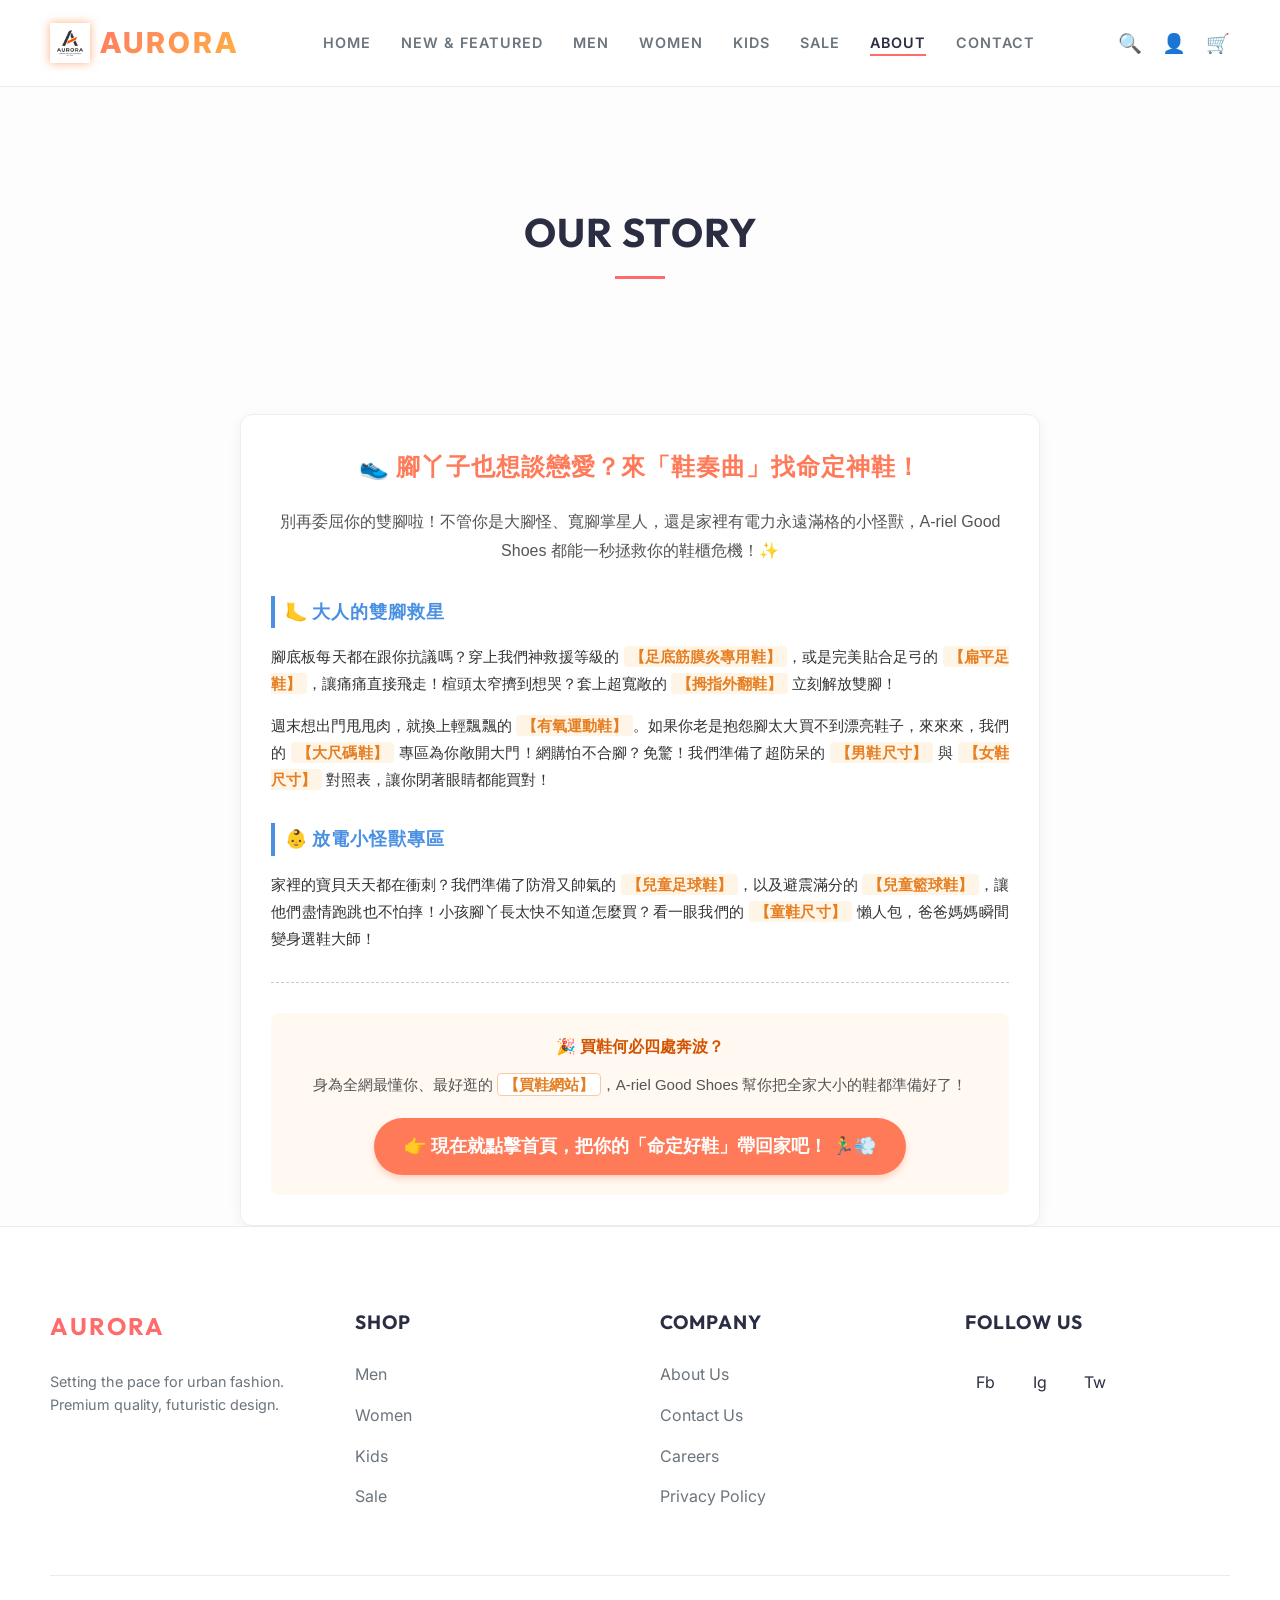
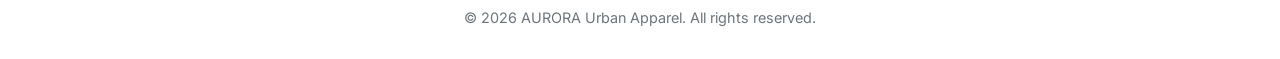
<file: about.html>
<!DOCTYPE html>
<html lang="en">
<head>
    <meta charset="UTF-8">
    <meta name="viewport" content="width=device-width, initial-scale=1.0">
    <title>About Us | AURORA</title>
    <meta name="description" content="Learn more about AURORA, the brand redefining urban footwear.">
    <link href="https://fonts.googleapis.com/css2?family=Inter:wght@400;600&family=Outfit:wght@700;800&display=swap" rel="stylesheet">
    <link rel="stylesheet" href="css/style.css">
</head>
<body>
    <!-- Header -->
    <header>
        <a href="index.html" class="logo">
            <img src="assets/images/logo.png" alt="AURORA Logo" onerror="this.src=''; this.alt='AURORA'">
            AURORA
        </a>
        <nav>
            <ul>
                <li><a href="index.html">Home</a></li>
                <li><a href="new.html">New & Featured</a></li>
                <li><a href="mens.html">Men</a></li>
                <li><a href="womens.html">Women</a></li>
                <li><a href="kids.html">Kids</a></li>
                <li><a href="sale.html">Sale</a></li>
                <li><a href="about.html" class="active">About</a></li>
                <li><a href="contact.html">Contact</a></li>
            </ul>
        </nav>
        <div class="header-actions">
            <button class="icon-btn">🔍</button>
            <button class="icon-btn">👤</button>
            <button class="icon-btn">🛒</button>
        </div>
    </header>

    <div style="height: 100px;"></div>

    <section class="section-padding" style="max-width: 800px; margin: 0 auto; text-align: center;">
        <h1 class="section-title">Our Story</h1>

    </section>

    <div style="font-family: 'Helvetica Neue', Helvetica, Arial, '微軟正黑體', sans-serif; line-height: 1.8; color: #333333; max-width: 800px; margin: 0 auto; padding: 30px; border: 1px solid #eeeeee; border-radius: 12px; background-color: #ffffff; box-shadow: 0 4px 15px rgba(0,0,0,0.05);">

  <h2 style="color: #FF7A59; text-align: center; font-size: 24px; margin-bottom: 20px; font-weight: bold;">
    👟 腳丫子也想談戀愛？來「鞋奏曲」找命定神鞋！
  </h2>

  <p style="font-size: 16px; text-align: center; margin-bottom: 30px; color: #555555;">
    別再委屈你的雙腳啦！不管你是大腳怪、寬腳掌星人，還是家裡有電力永遠滿格的小怪獸，A-riel Good Shoes 都能一秒拯救你的鞋櫃危機！✨
  </p>

  <h3 style="color: #4A90E2; font-size: 18px; margin-top: 0; margin-bottom: 15px; border-left: 4px solid #4A90E2; padding-left: 10px;">
    🦶 大人的雙腳救星
  </h3>
  
  <p style="font-size: 15px; margin-bottom: 15px; text-align: justify;">
    腳底板每天都在跟你抗議嗎？穿上我們神救援等級的 <span style="color: #E67E22; font-weight: bold; background-color: #FEF5E7; padding: 2px 6px; border-radius: 4px;">【足底筋膜炎專用鞋】</span>，或是完美貼合足弓的 <span style="color: #E67E22; font-weight: bold; background-color: #FEF5E7; padding: 2px 6px; border-radius: 4px;">【扁平足鞋】</span>，讓痛痛直接飛走！楦頭太窄擠到想哭？套上超寬敞的 <span style="color: #E67E22; font-weight: bold; background-color: #FEF5E7; padding: 2px 6px; border-radius: 4px;">【拇指外翻鞋】</span> 立刻解放雙腳！
  </p>

  <p style="font-size: 15px; margin-bottom: 30px; text-align: justify;">
    週末想出門甩甩肉，就換上輕飄飄的 <span style="color: #E67E22; font-weight: bold; background-color: #FEF5E7; padding: 2px 6px; border-radius: 4px;">【有氧運動鞋】</span>。如果你老是抱怨腳太大買不到漂亮鞋子，來來來，我們的 <span style="color: #E67E22; font-weight: bold; background-color: #FEF5E7; padding: 2px 6px; border-radius: 4px;">【大尺碼鞋】</span> 專區為你敞開大門！網購怕不合腳？免驚！我們準備了超防呆的 <span style="color: #E67E22; font-weight: bold; background-color: #FEF5E7; padding: 2px 6px; border-radius: 4px;">【男鞋尺寸】</span> 與 <span style="color: #E67E22; font-weight: bold; background-color: #FEF5E7; padding: 2px 6px; border-radius: 4px;">【女鞋尺寸】</span> 對照表，讓你閉著眼睛都能買對！
  </p>

  <h3 style="color: #4A90E2; font-size: 18px; margin-top: 0; margin-bottom: 15px; border-left: 4px solid #4A90E2; padding-left: 10px;">
    👶 放電小怪獸專區
  </h3>
  
  <p style="font-size: 15px; margin-bottom: 30px; text-align: justify;">
    家裡的寶貝天天都在衝刺？我們準備了防滑又帥氣的 <span style="color: #E67E22; font-weight: bold; background-color: #FEF5E7; padding: 2px 6px; border-radius: 4px;">【兒童足球鞋】</span>，以及避震滿分的 <span style="color: #E67E22; font-weight: bold; background-color: #FEF5E7; padding: 2px 6px; border-radius: 4px;">【兒童籃球鞋】</span>，讓他們盡情跑跳也不怕摔！小孩腳丫長太快不知道怎麼買？看一眼我們的 <span style="color: #E67E22; font-weight: bold; background-color: #FEF5E7; padding: 2px 6px; border-radius: 4px;">【童鞋尺寸】</span> 懶人包，爸爸媽媽瞬間變身選鞋大師！
  </p>

  <hr style="border: 0; border-top: 1px dashed #CCCCCC; margin: 30px 0;">

  <div style="background-color: #FFF9F2; padding: 20px; border-radius: 8px; text-align: center;">
    <p style="font-size: 16px; font-weight: bold; color: #D35400; margin-top: 0; margin-bottom: 10px;">
      🎉 買鞋何必四處奔波？
    </p>
    <p style="font-size: 15px; margin-bottom: 20px; color: #555555;">
      身為全網最懂你、最好逛的 <span style="color: #E67E22; font-weight: bold; background-color: #ffffff; padding: 2px 6px; border-radius: 4px; border: 1px solid #F5CBA7;">【買鞋網站】</span>，A-riel Good Shoes 幫你把全家大小的鞋都準備好了！
    </p>
    
    <a href="#" style="display: inline-block; background-color: #FF7A59; color: #FFFFFF; font-size: 18px; font-weight: bold; text-decoration: none; padding: 12px 30px; border-radius: 30px; box-shadow: 0 4px 6px rgba(255, 122, 89, 0.3); transition: all 0.3s ease;">
      👉 現在就點擊首頁，把你的「命定好鞋」帶回家吧！ 🏃‍♂️💨
    </a>
  </div>

</div>

    <!-- Footer -->
    <footer>
        <div class="footer-grid">
            <div class="footer-col">
                <h4 style="font-size: 1.5rem; letter-spacing: 2px; color: var(--primary-color);">AURORA</h4>
                <p style="color: var(--text-secondary); font-size: 0.9rem; margin-top: 15px;">Setting the pace for urban fashion. Premium quality, futuristic design.</p>
            </div>
            <div class="footer-col">
                <h4>Shop</h4>
                <ul>
                    <li><a href="mens.html">Men</a></li>
                    <li><a href="womens.html">Women</a></li>
                    <li><a href="kids.html">Kids</a></li>
                    <li><a href="sale.html">Sale</a></li>
                </ul>
            </div>
            <div class="footer-col">
                <h4>Company</h4>
                <ul>
                    <li><a href="about.html">About Us</a></li>
                    <li><a href="contact.html">Contact Us</a></li>
                    <li><a href="#">Careers</a></li>
                    <li><a href="#">Privacy Policy</a></li>
                </ul>
            </div>
            <div class="footer-col">
                <h4>Follow Us</h4>
                <div class="social-links">
                    <a href="#">Fb</a>
                    <a href="#">Ig</a>
                    <a href="#">Tw</a>
                </div>
            </div>
        </div>
        <div class="footer-bottom">
            <p>&copy; 2026 AURORA Urban Apparel. All rights reserved.</p>
        </div>
    </footer>

    <script src="js/main.js"></script>
</body>
</html>
</file>
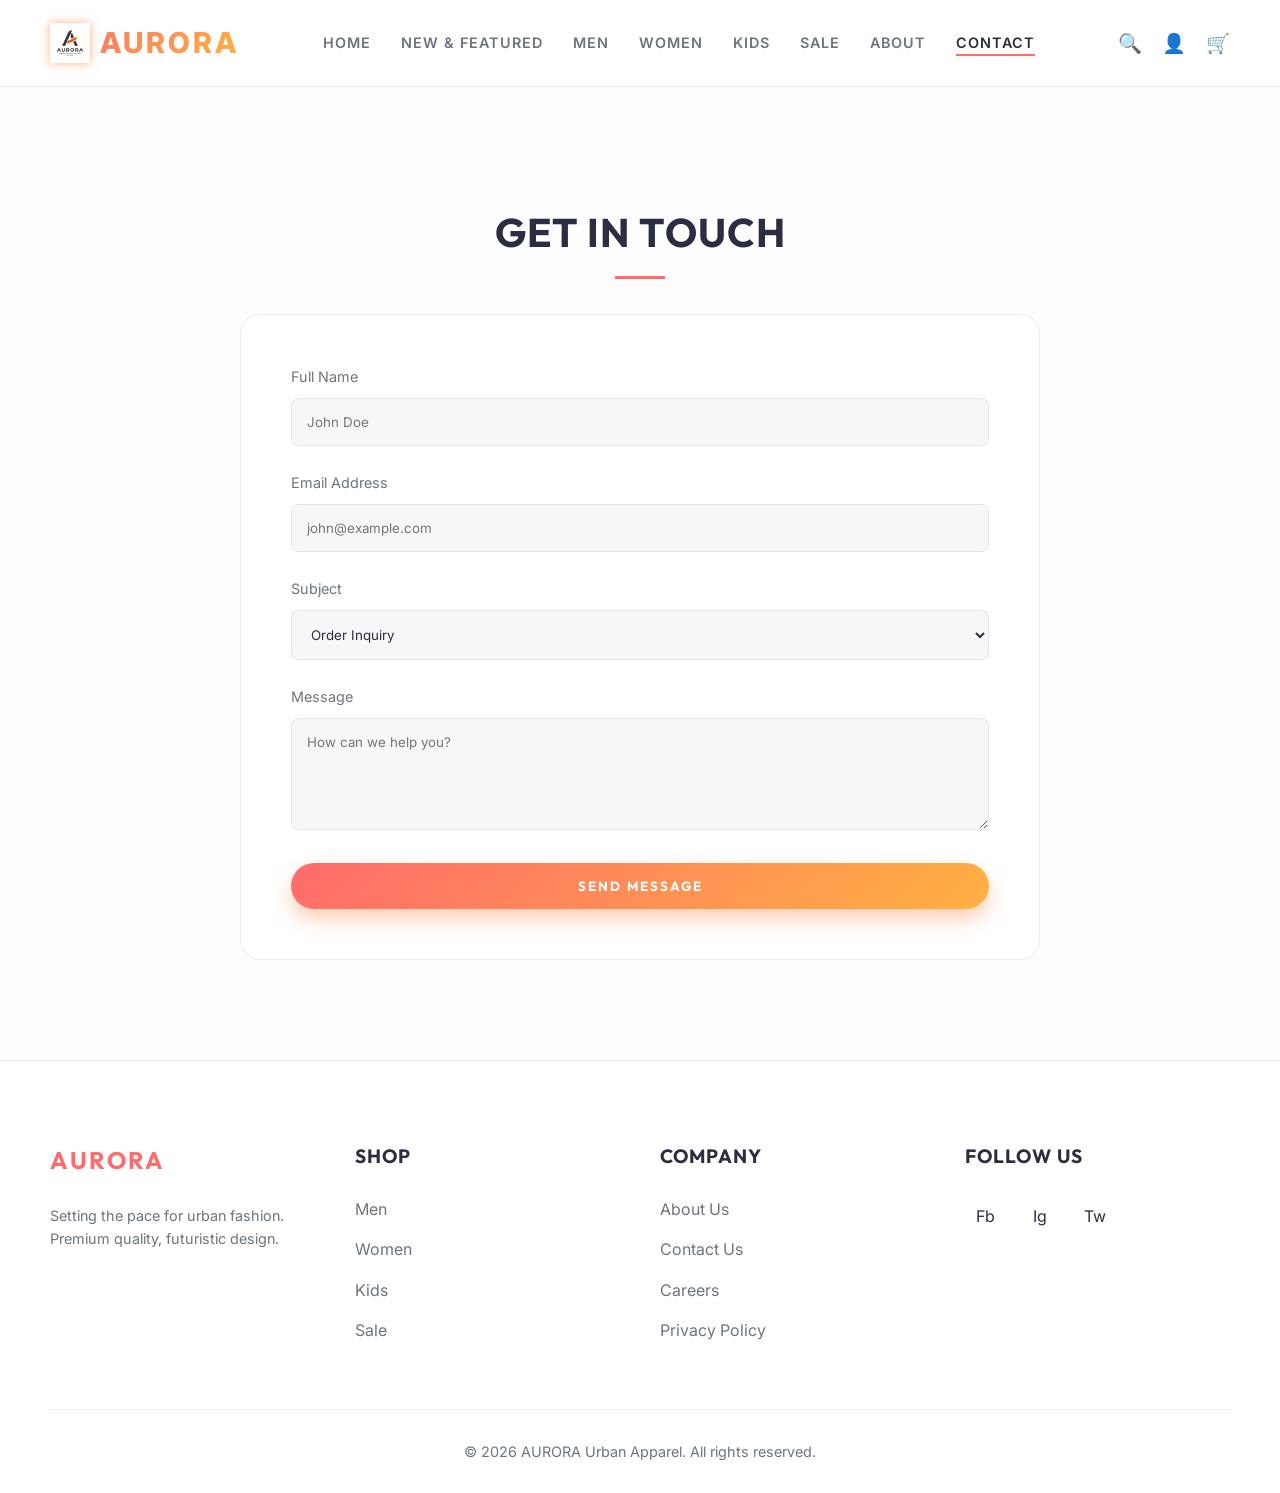
<file: contact.html>
<!DOCTYPE html>
<html lang="en">
<head>
    <meta charset="UTF-8">
    <meta name="viewport" content="width=device-width, initial-scale=1.0">
    <title>Contact Us | AURORA</title>
    <meta name="description" content="Get in touch with AURORA customer support.">
    <link href="https://fonts.googleapis.com/css2?family=Inter:wght@400;600&family=Outfit:wght@700;800&display=swap" rel="stylesheet">
    <link rel="stylesheet" href="css/style.css">
</head>
<body>
    <!-- Header -->
    <header>
        <a href="index.html" class="logo">
            <img src="assets/images/logo.png" alt="AURORA Logo" onerror="this.src=''; this.alt='AURORA'">
            AURORA
        </a>
        <nav>
            <ul>
                <li><a href="index.html">Home</a></li>
                <li><a href="new.html">New & Featured</a></li>
                <li><a href="mens.html">Men</a></li>
                <li><a href="womens.html">Women</a></li>
                <li><a href="kids.html">Kids</a></li>
                <li><a href="sale.html">Sale</a></li>
                <li><a href="about.html">About</a></li>
                <li><a href="contact.html" class="active">Contact</a></li>
            </ul>
        </nav>
        <div class="header-actions">
            <button class="icon-btn">🔍</button>
            <button class="icon-btn">👤</button>
            <button class="icon-btn">🛒</button>
        </div>
    </header>

    <div style="height: 100px;"></div>

    <section class="section-padding">
        <h1 class="section-title">Get in Touch</h1>
        
        <div class="contact-container">
            <form action="#" method="POST" onsubmit="event.preventDefault(); alert('Message sent! Thank you for contacting AURORA.');">
                <div class="form-group">
                    <label for="name">Full Name</label>
                    <input type="text" id="name" class="form-control" required placeholder="John Doe">
                </div>
                <div class="form-group">
                    <label for="email">Email Address</label>
                    <input type="email" id="email" class="form-control" required placeholder="john@example.com">
                </div>
                <div class="form-group">
                    <label for="subject">Subject</label>
                    <select id="subject" class="form-control">
                        <option>Order Inquiry</option>
                        <option>Returns & Exchanges</option>
                        <option>General Question</option>
                    </select>
                </div>
                <div class="form-group">
                    <label for="message">Message</label>
                    <textarea id="message" class="form-control" rows="5" required placeholder="How can we help you?"></textarea>
                </div>
                <button type="submit" class="btn btn-primary" style="width: 100%;">SEND MESSAGE</button>
            </form>
        </div>
    </section>

    <!-- Footer -->
    <footer>
        <div class="footer-grid">
            <div class="footer-col">
                <h4 style="font-size: 1.5rem; letter-spacing: 2px; color: var(--primary-color);">AURORA</h4>
                <p style="color: var(--text-secondary); font-size: 0.9rem; margin-top: 15px;">Setting the pace for urban fashion. Premium quality, futuristic design.</p>
            </div>
            <div class="footer-col">
                <h4>Shop</h4>
                <ul>
                    <li><a href="mens.html">Men</a></li>
                    <li><a href="womens.html">Women</a></li>
                    <li><a href="kids.html">Kids</a></li>
                    <li><a href="sale.html">Sale</a></li>
                </ul>
            </div>
            <div class="footer-col">
                <h4>Company</h4>
                <ul>
                    <li><a href="about.html">About Us</a></li>
                    <li><a href="contact.html">Contact Us</a></li>
                    <li><a href="#">Careers</a></li>
                    <li><a href="#">Privacy Policy</a></li>
                </ul>
            </div>
            <div class="footer-col">
                <h4>Follow Us</h4>
                <div class="social-links">
                    <a href="#">Fb</a>
                    <a href="#">Ig</a>
                    <a href="#">Tw</a>
                </div>
            </div>
        </div>
        <div class="footer-bottom">
            <p>&copy; 2026 AURORA Urban Apparel. All rights reserved.</p>
        </div>
    </footer>

    <script src="js/main.js"></script>
</body>
</html>
</file>
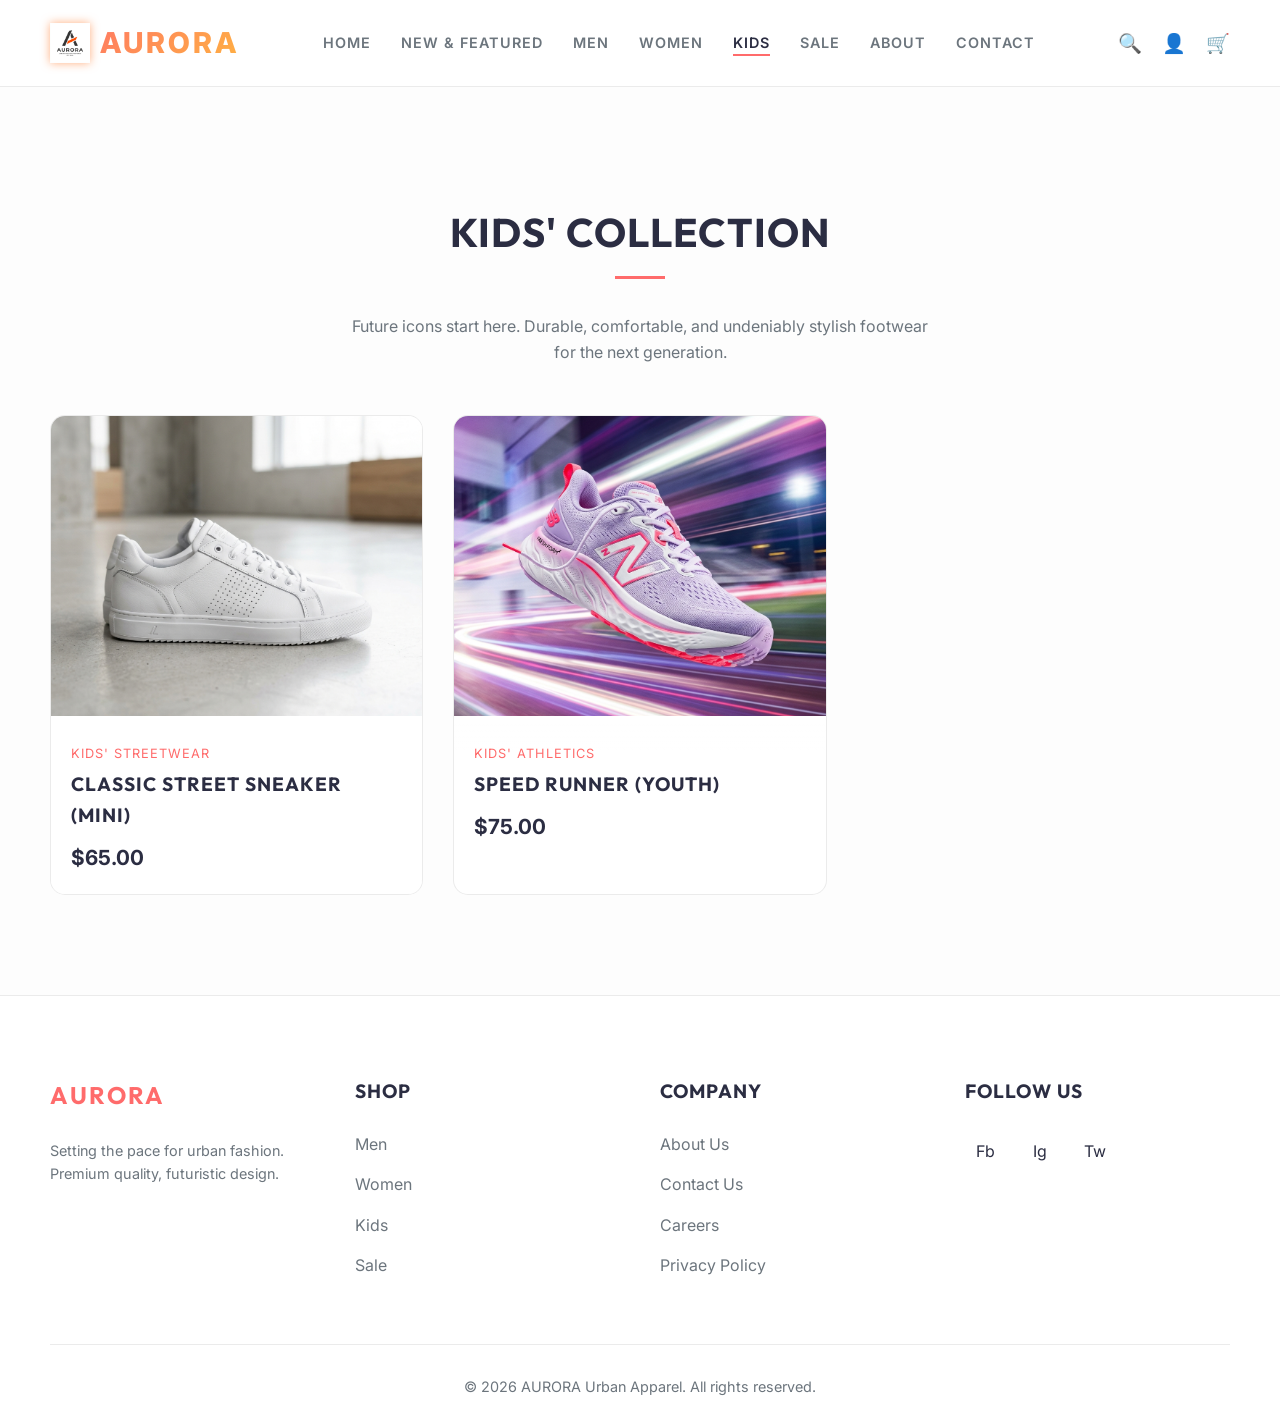
<file: kids.html>
<!DOCTYPE html>
<html lang="en">
<head>
    <meta charset="UTF-8">
    <meta name="viewport" content="width=device-width, initial-scale=1.0">
    <title>Kids' Collection | AURORA</title>
    <meta name="description" content="Shop the latest kids' urban footwear and apparel at AURORA.">
    <link href="https://fonts.googleapis.com/css2?family=Inter:wght@400;600&family=Outfit:wght@700;800&display=swap" rel="stylesheet">
    <link rel="stylesheet" href="css/style.css">
</head>
<body>
    <!-- Header -->
    <header>
        <a href="index.html" class="logo">
            <img src="assets/images/logo.png" alt="AURORA Logo" onerror="this.src=''; this.alt='AURORA'">
            AURORA
        </a>
        <nav>
            <ul>
                <li><a href="index.html">Home</a></li>
                <li><a href="new.html">New & Featured</a></li>
                <li><a href="mens.html">Men</a></li>
                <li><a href="womens.html">Women</a></li>
                <li><a href="kids.html" class="active">Kids</a></li>
                <li><a href="sale.html">Sale</a></li>
                <li><a href="about.html">About</a></li>
                <li><a href="contact.html">Contact</a></li>
            </ul>
        </nav>
        <div class="header-actions">
            <button class="icon-btn">🔍</button>
            <button class="icon-btn">👤</button>
            <button class="icon-btn">🛒</button>
        </div>
    </header>

    <div style="height: 100px;"></div>

    <section class="section-padding">
        <h1 class="section-title">Kids' Collection</h1>
        <p style="text-align: center; color: var(--text-secondary); margin-bottom: 50px; max-width: 600px; margin-left: auto; margin-right: auto;">
            Future icons start here. Durable, comfortable, and undeniably stylish footwear for the next generation.
        </p>
        
        <div class="product-grid">
            <!-- Reusing Men's shoe 4 for kids mini version -->
            <div class="product-card">
                <a href="product.html">
                    <img src="assets/images/men_shoe_4.png" alt="Classic Street Sneaker Mini" class="product-image">
                </a>
                <div class="product-info">
                    <p class="product-category">Kids' Streetwear</p>
                    <h3 class="product-name">Classic Street Sneaker (Mini)</h3>
                    <p class="product-price">$65.00</p>
                </div>
                <button class="add-to-cart-btn">ADD TO CART</button>
            </div>
            <!-- Reusing Women's shoe 1 for girls -->
            <div class="product-card">
                <a href="product.html">
                    <img src="assets/images/women_shoe_1.png" alt="Aura Speed Runner Kids" class="product-image">
                </a>
                <div class="product-info">
                    <p class="product-category">Kids' Athletics</p>
                    <h3 class="product-name">Speed Runner (Youth)</h3>
                    <p class="product-price">$75.00</p>
                </div>
                <button class="add-to-cart-btn">ADD TO CART</button>
            </div>
        </div>
    </section>

    <!-- Footer -->
    <footer>
        <div class="footer-grid">
            <div class="footer-col">
                <h4 style="font-size: 1.5rem; letter-spacing: 2px; color: var(--primary-color);">AURORA</h4>
                <p style="color: var(--text-secondary); font-size: 0.9rem; margin-top: 15px;">Setting the pace for urban fashion. Premium quality, futuristic design.</p>
            </div>
            <div class="footer-col">
                <h4>Shop</h4>
                <ul>
                    <li><a href="mens.html">Men</a></li>
                    <li><a href="womens.html">Women</a></li>
                    <li><a href="kids.html">Kids</a></li>
                    <li><a href="sale.html">Sale</a></li>
                </ul>
            </div>
            <div class="footer-col">
                <h4>Company</h4>
                <ul>
                    <li><a href="about.html">About Us</a></li>
                    <li><a href="contact.html">Contact Us</a></li>
                    <li><a href="#">Careers</a></li>
                    <li><a href="#">Privacy Policy</a></li>
                </ul>
            </div>
            <div class="footer-col">
                <h4>Follow Us</h4>
                <div class="social-links">
                    <a href="#">Fb</a>
                    <a href="#">Ig</a>
                    <a href="#">Tw</a>
                </div>
            </div>
        </div>
        <div class="footer-bottom">
            <p>&copy; 2026 AURORA Urban Apparel. All rights reserved.</p>
        </div>
    </footer>

    <script src="js/main.js"></script>
</body>
</html>
</file>
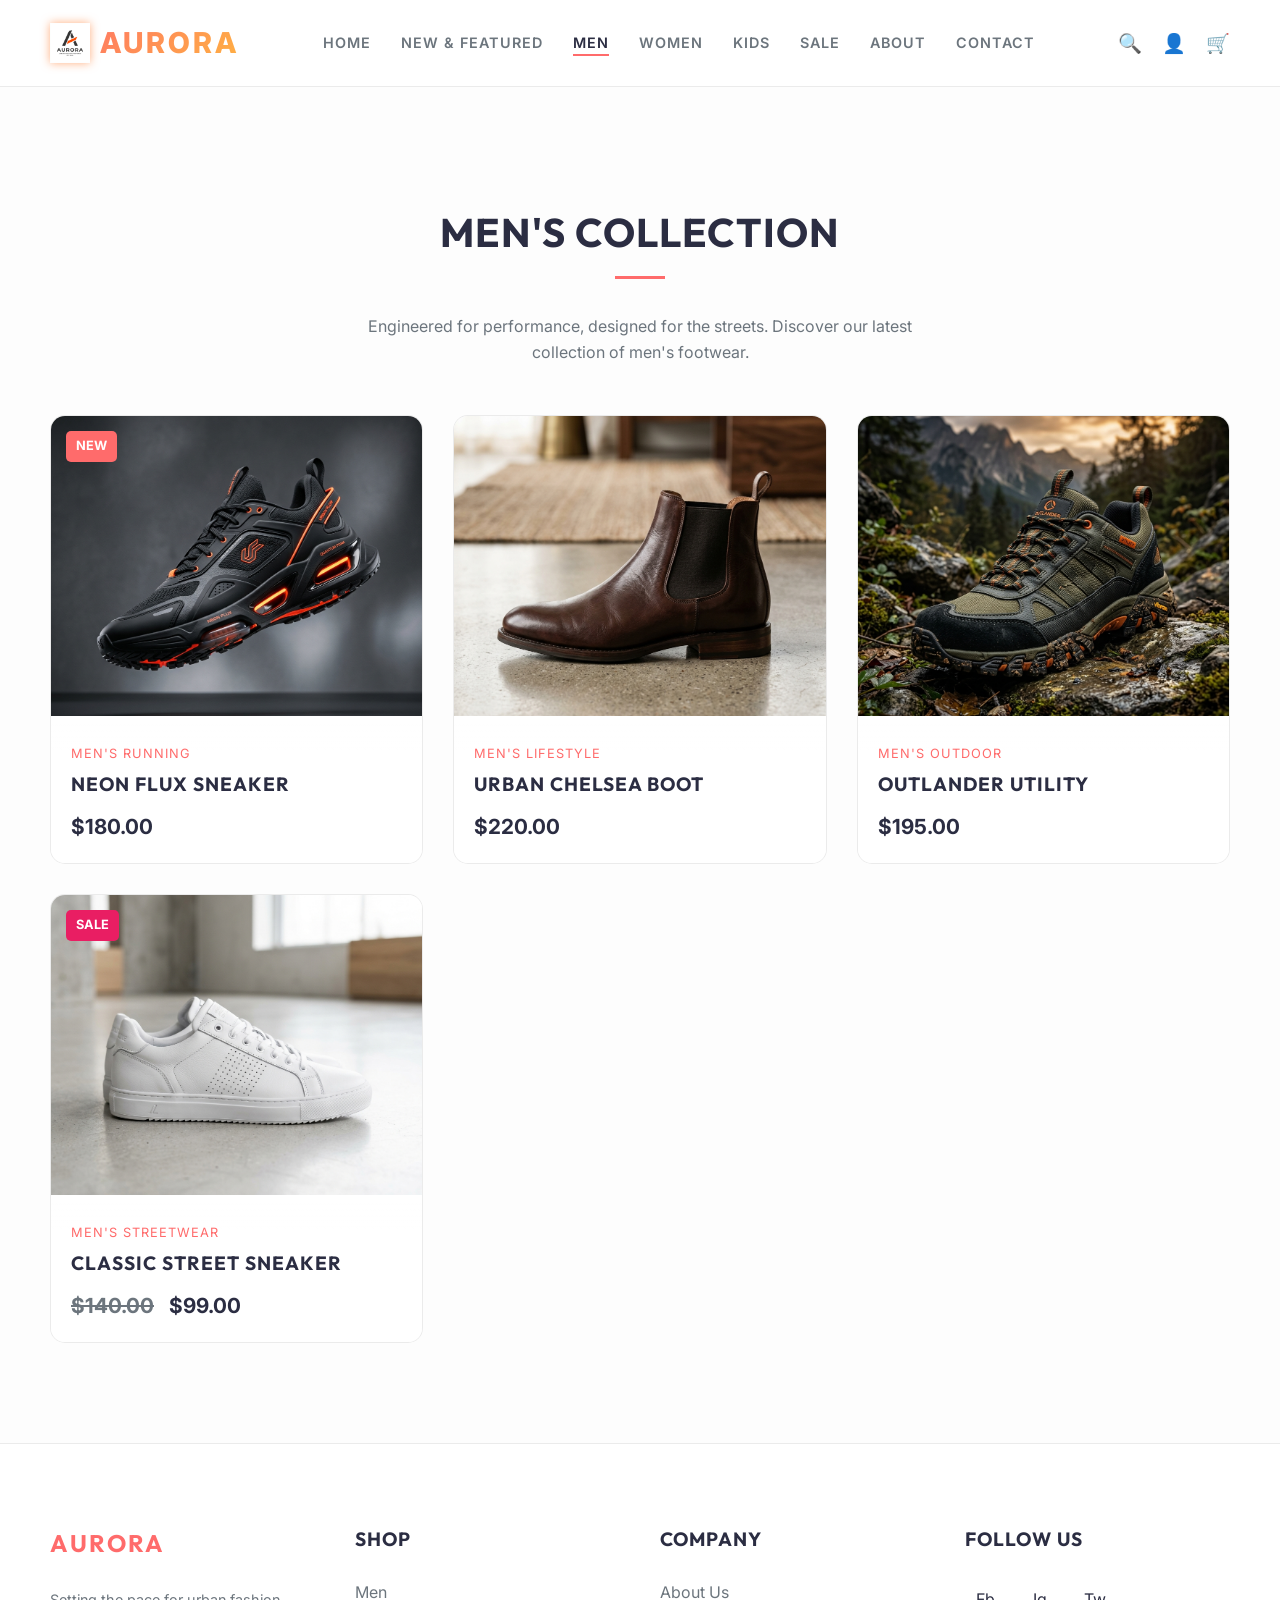
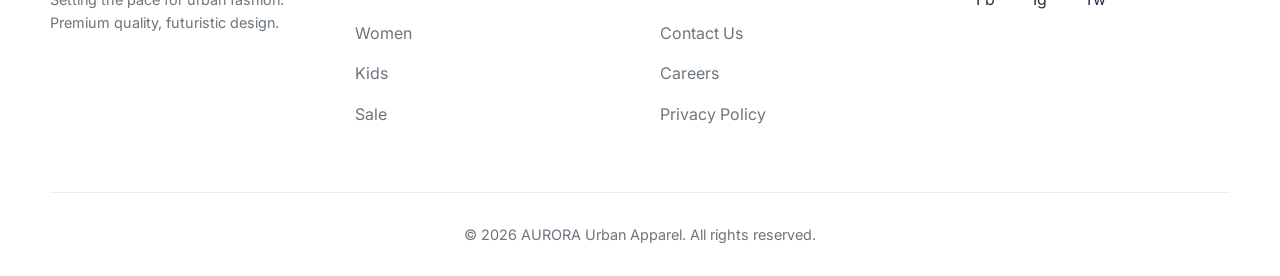
<file: mens.html>
<!DOCTYPE html>
<html lang="en">
<head>
    <meta charset="UTF-8">
    <meta name="viewport" content="width=device-width, initial-scale=1.0">
    <title>Men's Collection | AURORA</title>
    <meta name="description" content="Shop the latest men's urban footwear and apparel at AURORA.">
    <link href="https://fonts.googleapis.com/css2?family=Inter:wght@400;600&family=Outfit:wght@700;800&display=swap" rel="stylesheet">
    <link rel="stylesheet" href="css/style.css">
</head>
<body>
    <!-- Header -->
    <header>
        <a href="index.html" class="logo">
            <img src="assets/images/logo.png" alt="AURORA Logo" onerror="this.src=''; this.alt='AURORA'">
            AURORA
        </a>
        <nav>
            <ul>
                <li><a href="index.html">Home</a></li>
                <li><a href="new.html">New & Featured</a></li>
                <li><a href="mens.html" class="active">Men</a></li>
                <li><a href="womens.html">Women</a></li>
                <li><a href="kids.html">Kids</a></li>
                <li><a href="sale.html">Sale</a></li>
                <li><a href="about.html">About</a></li>
                <li><a href="contact.html">Contact</a></li>
            </ul>
        </nav>
        <div class="header-actions">
            <button class="icon-btn">🔍</button>
            <button class="icon-btn">👤</button>
            <button class="icon-btn">🛒</button>
        </div>
    </header>

    <div style="height: 100px;"></div> <!-- Spacer -->

    <section class="section-padding">
        <h1 class="section-title">Men's Collection</h1>
        <p style="text-align: center; color: var(--text-secondary); margin-bottom: 50px; max-width: 600px; margin-left: auto; margin-right: auto;">
            Engineered for performance, designed for the streets. Discover our latest collection of men's footwear.
        </p>
        
        <div class="product-grid">
            <!-- Product 1 -->
            <div class="product-card">
                <span class="product-badge">New</span>
                <a href="product.html">
                    <img src="assets/images/men_shoe_1.png" alt="Neon Flux Sneaker" class="product-image">
                </a>
                <div class="product-info">
                    <p class="product-category">Men's Running</p>
                    <h3 class="product-name">Neon Flux Sneaker</h3>
                    <p class="product-price">$180.00</p>
                </div>
                <button class="add-to-cart-btn">ADD TO CART</button>
            </div>
            <!-- Product 2 -->
            <div class="product-card">
                <a href="product.html">
                    <img src="assets/images/men_shoe_2.png" alt="Urban Chelsea Boot" class="product-image">
                </a>
                <div class="product-info">
                    <p class="product-category">Men's Lifestyle</p>
                    <h3 class="product-name">Urban Chelsea Boot</h3>
                    <p class="product-price">$220.00</p>
                </div>
                <button class="add-to-cart-btn">ADD TO CART</button>
            </div>
            <!-- Product 3 -->
            <div class="product-card">
                <a href="product.html">
                    <img src="assets/images/men_shoe_3.png" alt="Outlander Utility" class="product-image">
                </a>
                <div class="product-info">
                    <p class="product-category">Men's Outdoor</p>
                    <h3 class="product-name">Outlander Utility</h3>
                    <p class="product-price">$195.00</p>
                </div>
                <button class="add-to-cart-btn">ADD TO CART</button>
            </div>
            <!-- Product 4 -->
            <div class="product-card">
                <span class="product-badge" style="background: #e91e63;">Sale</span>
                <a href="product.html">
                    <img src="assets/images/men_shoe_4.png" alt="Classic Street Sneaker" class="product-image">
                </a>
                <div class="product-info">
                    <p class="product-category">Men's Streetwear</p>
                    <h3 class="product-name">Classic Street Sneaker</h3>
                    <p class="product-price"><span style="text-decoration: line-through; color: var(--text-secondary); margin-right: 10px;">$140.00</span> $99.00</p>
                </div>
                <button class="add-to-cart-btn">ADD TO CART</button>
            </div>
        </div>
    </section>

    <!-- Footer -->
    <footer>
        <div class="footer-grid">
            <div class="footer-col">
                <h4 style="font-size: 1.5rem; letter-spacing: 2px; color: var(--primary-color);">AURORA</h4>
                <p style="color: var(--text-secondary); font-size: 0.9rem; margin-top: 15px;">Setting the pace for urban fashion. Premium quality, futuristic design.</p>
            </div>
            <div class="footer-col">
                <h4>Shop</h4>
                <ul>
                    <li><a href="mens.html">Men</a></li>
                    <li><a href="womens.html">Women</a></li>
                    <li><a href="kids.html">Kids</a></li>
                    <li><a href="sale.html">Sale</a></li>
                </ul>
            </div>
            <div class="footer-col">
                <h4>Company</h4>
                <ul>
                    <li><a href="about.html">About Us</a></li>
                    <li><a href="contact.html">Contact Us</a></li>
                    <li><a href="#">Careers</a></li>
                    <li><a href="#">Privacy Policy</a></li>
                </ul>
            </div>
            <div class="footer-col">
                <h4>Follow Us</h4>
                <div class="social-links">
                    <a href="#">Fb</a>
                    <a href="#">Ig</a>
                    <a href="#">Tw</a>
                </div>
            </div>
        </div>
        <div class="footer-bottom">
            <p>&copy; 2026 AURORA Urban Apparel. All rights reserved.</p>
        </div>
    </footer>

    <script src="js/main.js"></script>
</body>
</html>
</file>
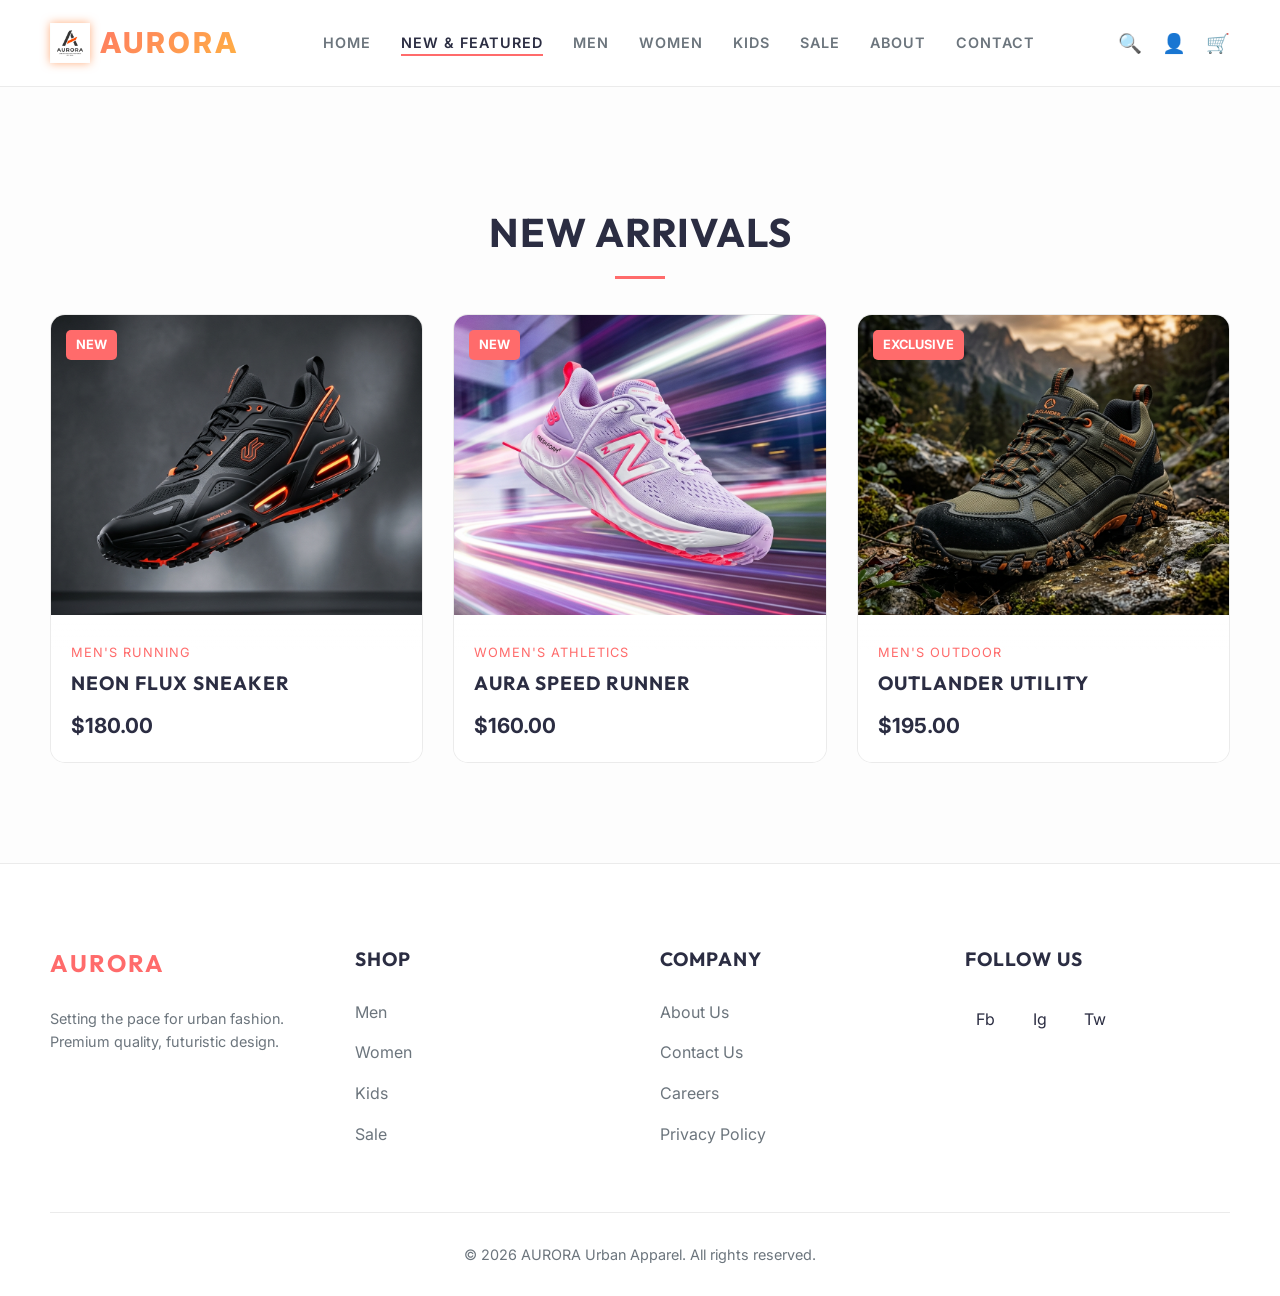
<file: new.html>
<!DOCTYPE html>
<html lang="en">
<head>
    <meta charset="UTF-8">
    <meta name="viewport" content="width=device-width, initial-scale=1.0">
    <title>New & Featured | AURORA</title>
    <meta name="description" content="Discover the latest arrivals and featured products at AURORA.">
    <link href="https://fonts.googleapis.com/css2?family=Inter:wght@400;600&family=Outfit:wght@700;800&display=swap" rel="stylesheet">
    <link rel="stylesheet" href="css/style.css">
</head>
<body>
    <!-- Header -->
    <header>
        <a href="index.html" class="logo">
            <img src="assets/images/logo.png" alt="AURORA Logo" onerror="this.src=''; this.alt='AURORA'">
            AURORA
        </a>
        <nav>
            <ul>
                <li><a href="index.html">Home</a></li>
                <li><a href="new.html" class="active">New & Featured</a></li>
                <li><a href="mens.html">Men</a></li>
                <li><a href="womens.html">Women</a></li>
                <li><a href="kids.html">Kids</a></li>
                <li><a href="sale.html">Sale</a></li>
                <li><a href="about.html">About</a></li>
                <li><a href="contact.html">Contact</a></li>
            </ul>
        </nav>
        <div class="header-actions">
            <button class="icon-btn">🔍</button>
            <button class="icon-btn">👤</button>
            <button class="icon-btn">🛒</button>
        </div>
    </header>

    <div style="height: 100px;"></div>

    <section class="section-padding">
        <h1 class="section-title">New Arrivals</h1>
        
        <div class="product-grid">
            <!-- Product 1 -->
            <div class="product-card">
                <span class="product-badge">New</span>
                <a href="product.html">
                    <img src="assets/images/men_shoe_1.png" alt="Neon Flux Sneaker" class="product-image">
                </a>
                <div class="product-info">
                    <p class="product-category">Men's Running</p>
                    <h3 class="product-name">Neon Flux Sneaker</h3>
                    <p class="product-price">$180.00</p>
                </div>
                <button class="add-to-cart-btn">ADD TO CART</button>
            </div>
            <!-- Product 2 -->
            <div class="product-card">
                <span class="product-badge">New</span>
                <a href="product.html">
                    <img src="assets/images/women_shoe_1.png" alt="Aura Speed Runner" class="product-image">
                </a>
                <div class="product-info">
                    <p class="product-category">Women's Athletics</p>
                    <h3 class="product-name">Aura Speed Runner</h3>
                    <p class="product-price">$160.00</p>
                </div>
                <button class="add-to-cart-btn">ADD TO CART</button>
            </div>
            <!-- Product 3 -->
            <div class="product-card">
                <span class="product-badge">Exclusive</span>
                <a href="product.html">
                    <img src="assets/images/men_shoe_3.png" alt="Outlander Utility" class="product-image">
                </a>
                <div class="product-info">
                    <p class="product-category">Men's Outdoor</p>
                    <h3 class="product-name">Outlander Utility</h3>
                    <p class="product-price">$195.00</p>
                </div>
                <button class="add-to-cart-btn">ADD TO CART</button>
            </div>
        </div>
    </section>

    <!-- Footer -->
    <footer>
        <div class="footer-grid">
            <div class="footer-col">
                <h4 style="font-size: 1.5rem; letter-spacing: 2px; color: var(--primary-color);">AURORA</h4>
                <p style="color: var(--text-secondary); font-size: 0.9rem; margin-top: 15px;">Setting the pace for urban fashion. Premium quality, futuristic design.</p>
            </div>
            <div class="footer-col">
                <h4>Shop</h4>
                <ul>
                    <li><a href="mens.html">Men</a></li>
                    <li><a href="womens.html">Women</a></li>
                    <li><a href="kids.html">Kids</a></li>
                    <li><a href="sale.html">Sale</a></li>
                </ul>
            </div>
            <div class="footer-col">
                <h4>Company</h4>
                <ul>
                    <li><a href="about.html">About Us</a></li>
                    <li><a href="contact.html">Contact Us</a></li>
                    <li><a href="#">Careers</a></li>
                    <li><a href="#">Privacy Policy</a></li>
                </ul>
            </div>
            <div class="footer-col">
                <h4>Follow Us</h4>
                <div class="social-links">
                    <a href="#">Fb</a>
                    <a href="#">Ig</a>
                    <a href="#">Tw</a>
                </div>
            </div>
        </div>
        <div class="footer-bottom">
            <p>&copy; 2026 AURORA Urban Apparel. All rights reserved.</p>
        </div>
    </footer>

    <script src="js/main.js"></script>
</body>
</html>
</file>
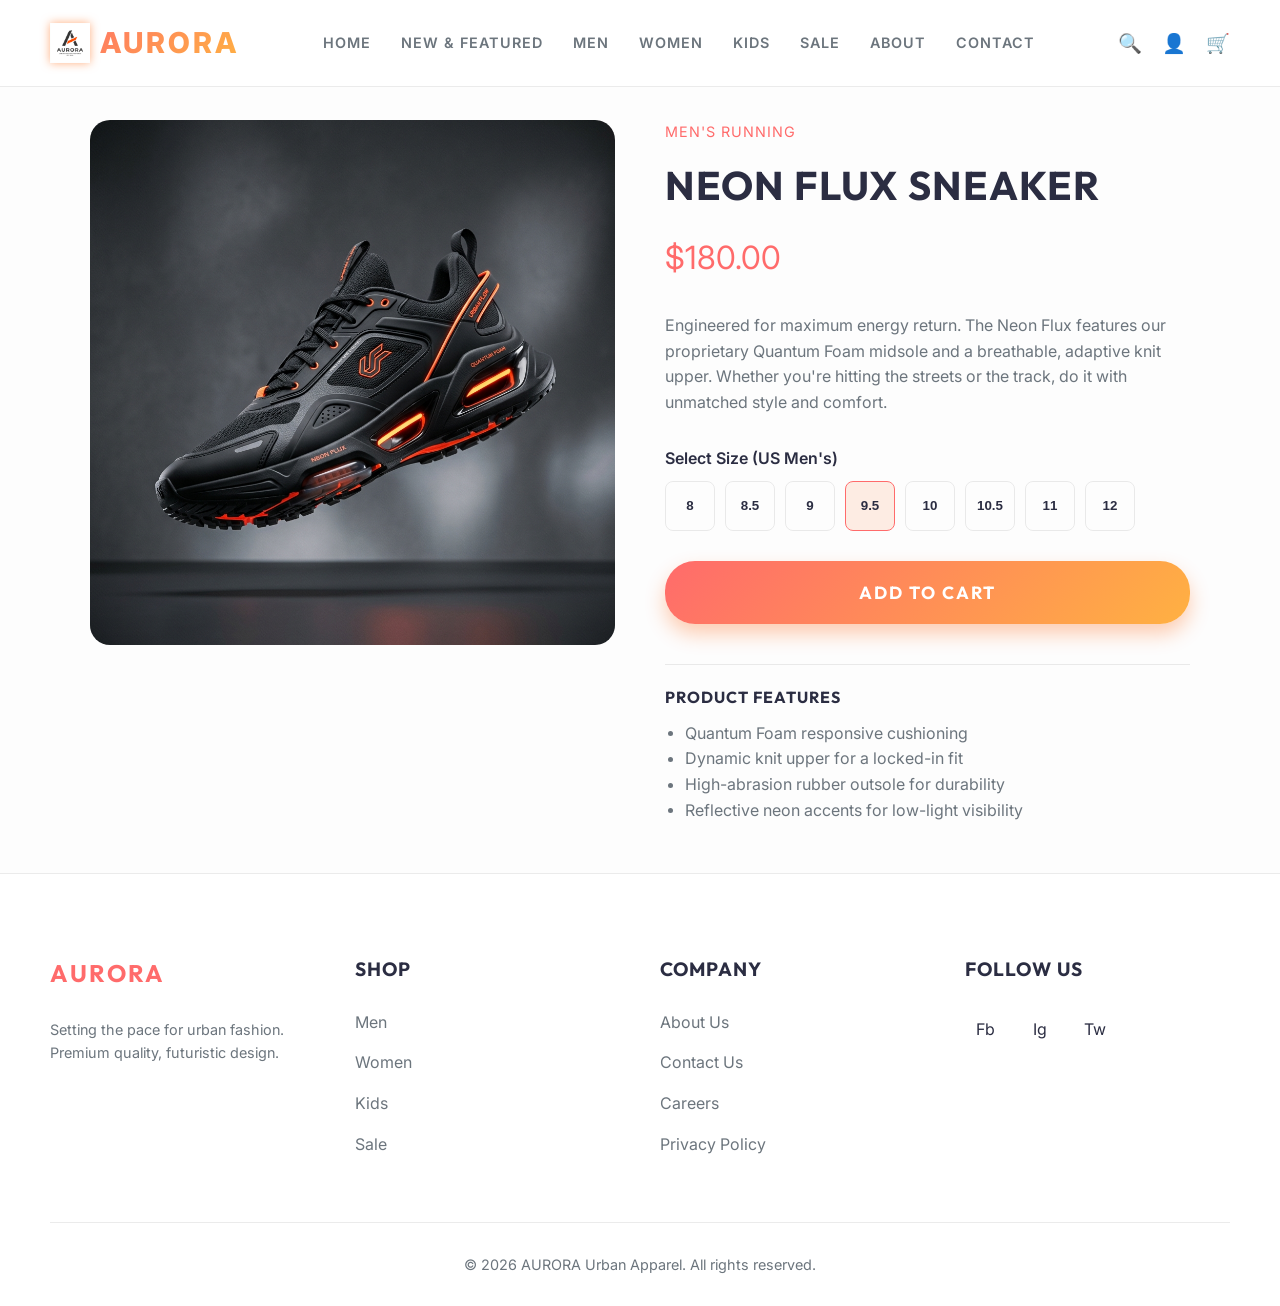
<file: product.html>
<!DOCTYPE html>
<html lang="en">
<head>
    <meta charset="UTF-8">
    <meta name="viewport" content="width=device-width, initial-scale=1.0">
    <title>Neon Flux Sneaker | AURORA</title>
    <meta name="description" content="Shop the Neon Flux Sneaker at AURORA.">
    <link href="https://fonts.googleapis.com/css2?family=Inter:wght@400;600&family=Outfit:wght@700;800&display=swap" rel="stylesheet">
    <link rel="stylesheet" href="css/style.css">
</head>
<body>
    <!-- Header -->
    <header>
        <a href="index.html" class="logo">
            <img src="assets/images/logo.png" alt="AURORA Logo" onerror="this.src=''; this.alt='AURORA'">
            AURORA
        </a>
        <nav>
            <ul>
                <li><a href="index.html">Home</a></li>
                <li><a href="new.html">New & Featured</a></li>
                <li><a href="mens.html">Men</a></li>
                <li><a href="womens.html">Women</a></li>
                <li><a href="kids.html">Kids</a></li>
                <li><a href="sale.html">Sale</a></li>
                <li><a href="about.html">About</a></li>
                <li><a href="contact.html">Contact</a></li>
            </ul>
        </nav>
        <div class="header-actions">
            <button class="icon-btn">🔍</button>
            <button class="icon-btn">👤</button>
            <button class="icon-btn">🛒</button>
        </div>
    </header>

    <div class="product-detail-container">
        <div class="product-gallery animate-fade-up">
            <img src="assets/images/men_shoe_1.png" alt="Neon Flux Sneaker">
        </div>
        
        <div class="product-detail-info animate-fade-up" style="animation-delay: 0.2s;">
            <p style="color: var(--primary-color); text-transform: uppercase; letter-spacing: 1px; font-size: 0.9rem; margin-bottom: 10px;">Men's Running</p>
            <h1>Neon Flux Sneaker</h1>
            <p class="product-detail-price">$180.00</p>
            
            <p class="product-description">
                Engineered for maximum energy return. The Neon Flux features our proprietary Quantum Foam midsole and a breathable, adaptive knit upper. Whether you're hitting the streets or the track, do it with unmatched style and comfort.
            </p>
            
            <div class="size-selector">
                <p style="font-weight: 600; margin-bottom: 10px;">Select Size (US Men's)</p>
                <div class="size-btns">
                    <button class="size-btn">8</button>
                    <button class="size-btn">8.5</button>
                    <button class="size-btn">9</button>
                    <button class="size-btn active">9.5</button>
                    <button class="size-btn">10</button>
                    <button class="size-btn">10.5</button>
                    <button class="size-btn">11</button>
                    <button class="size-btn">12</button>
                </div>
            </div>
            
            <button class="btn btn-primary" style="width: 100%; font-size: 1.1rem; padding: 20px;">ADD TO CART</button>
            
            <div style="margin-top: 40px; border-top: 1px solid var(--glass-border); padding-top: 20px;">
                <h4 style="margin-bottom: 10px;">Product Features</h4>
                <ul style="color: var(--text-secondary); padding-left: 20px; list-style-type: disc;">
                    <li>Quantum Foam responsive cushioning</li>
                    <li>Dynamic knit upper for a locked-in fit</li>
                    <li>High-abrasion rubber outsole for durability</li>
                    <li>Reflective neon accents for low-light visibility</li>
                </ul>
            </div>
        </div>
    </div>

    <!-- Footer -->
    <footer>
        <div class="footer-grid">
            <div class="footer-col">
                <h4 style="font-size: 1.5rem; letter-spacing: 2px; color: var(--primary-color);">AURORA</h4>
                <p style="color: var(--text-secondary); font-size: 0.9rem; margin-top: 15px;">Setting the pace for urban fashion. Premium quality, futuristic design.</p>
            </div>
            <div class="footer-col">
                <h4>Shop</h4>
                <ul>
                    <li><a href="mens.html">Men</a></li>
                    <li><a href="womens.html">Women</a></li>
                    <li><a href="kids.html">Kids</a></li>
                    <li><a href="sale.html">Sale</a></li>
                </ul>
            </div>
            <div class="footer-col">
                <h4>Company</h4>
                <ul>
                    <li><a href="about.html">About Us</a></li>
                    <li><a href="contact.html">Contact Us</a></li>
                    <li><a href="#">Careers</a></li>
                    <li><a href="#">Privacy Policy</a></li>
                </ul>
            </div>
            <div class="footer-col">
                <h4>Follow Us</h4>
                <div class="social-links">
                    <a href="#">Fb</a>
                    <a href="#">Ig</a>
                    <a href="#">Tw</a>
                </div>
            </div>
        </div>
        <div class="footer-bottom">
            <p>&copy; 2026 AURORA Urban Apparel. All rights reserved.</p>
        </div>
    </footer>

    <script src="js/main.js"></script>
</body>
</html>
</file>
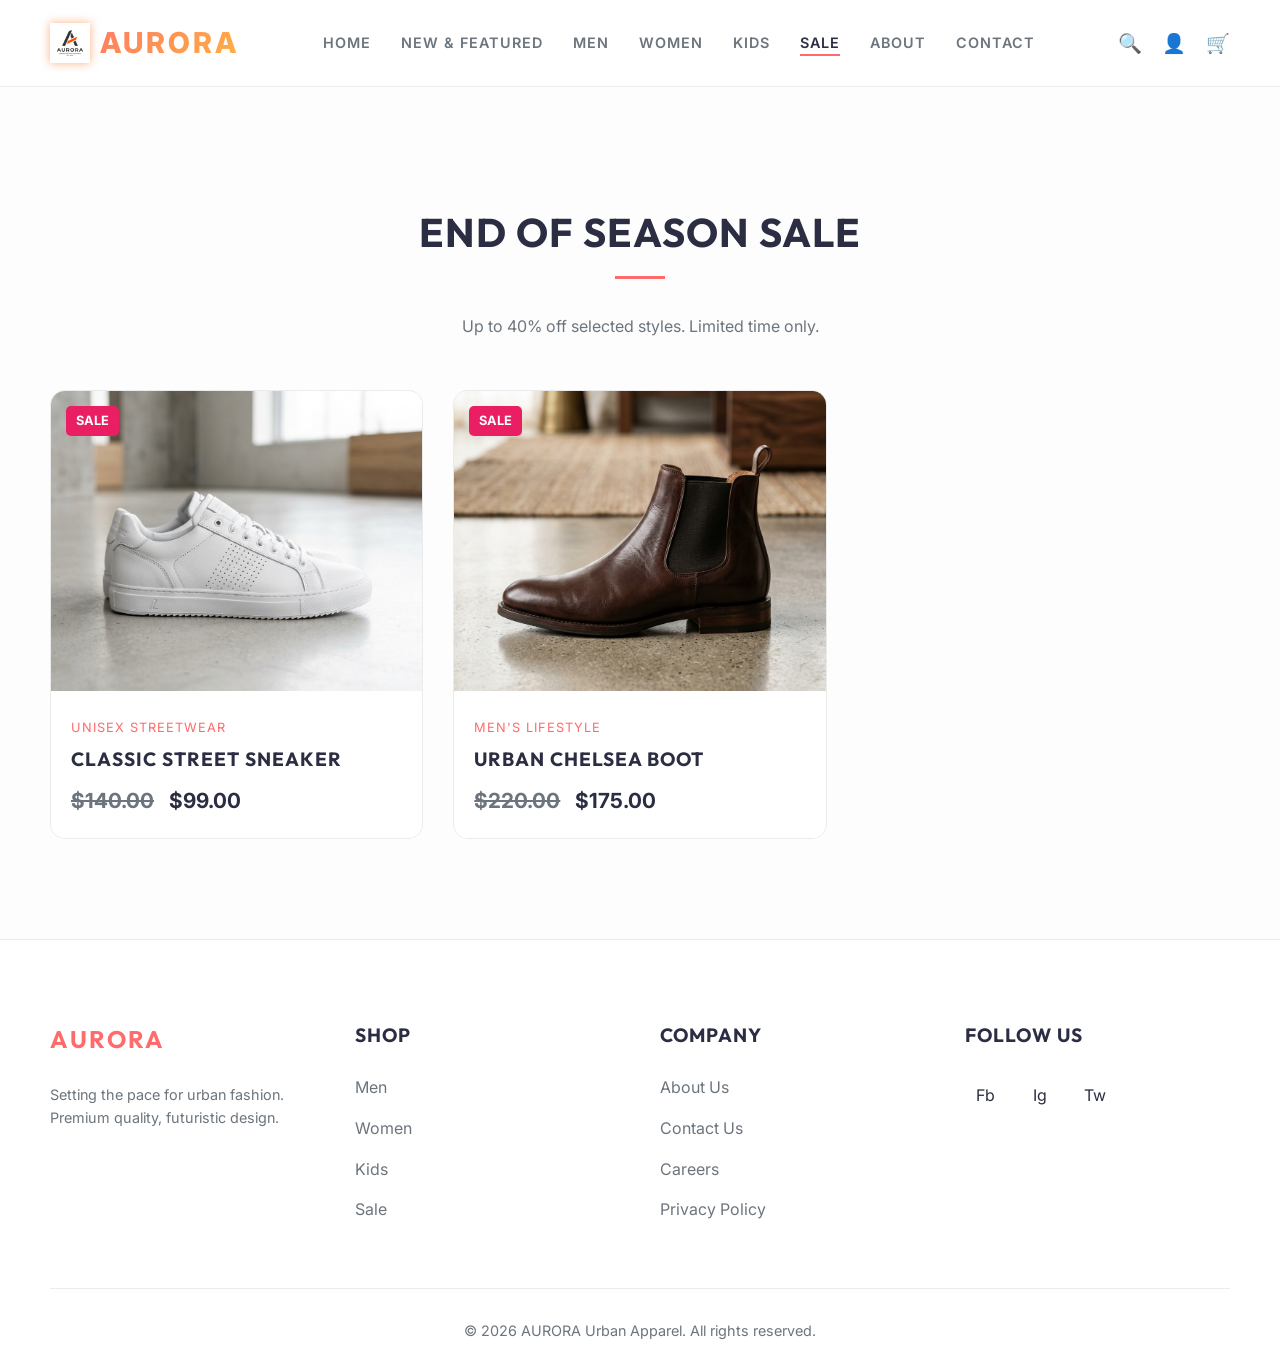
<file: sale.html>
<!DOCTYPE html>
<html lang="en">
<head>
    <meta charset="UTF-8">
    <meta name="viewport" content="width=device-width, initial-scale=1.0">
    <title>Sale | AURORA</title>
    <meta name="description" content="Shop discounted footwear and apparel at AURORA.">
    <link href="https://fonts.googleapis.com/css2?family=Inter:wght@400;600&family=Outfit:wght@700;800&display=swap" rel="stylesheet">
    <link rel="stylesheet" href="css/style.css">
</head>
<body>
    <!-- Header -->
    <header>
        <a href="index.html" class="logo">
            <img src="assets/images/logo.png" alt="AURORA Logo" onerror="this.src=''; this.alt='AURORA'">
            AURORA
        </a>
        <nav>
            <ul>
                <li><a href="index.html">Home</a></li>
                <li><a href="new.html">New & Featured</a></li>
                <li><a href="mens.html">Men</a></li>
                <li><a href="womens.html">Women</a></li>
                <li><a href="kids.html">Kids</a></li>
                <li><a href="sale.html" class="active">Sale</a></li>
                <li><a href="about.html">About</a></li>
                <li><a href="contact.html">Contact</a></li>
            </ul>
        </nav>
        <div class="header-actions">
            <button class="icon-btn">🔍</button>
            <button class="icon-btn">👤</button>
            <button class="icon-btn">🛒</button>
        </div>
    </header>

    <div style="height: 100px;"></div>

    <section class="section-padding">
        <h1 class="section-title">End of Season Sale</h1>
        <p style="text-align: center; color: var(--text-secondary); margin-bottom: 50px; max-width: 600px; margin-left: auto; margin-right: auto;">
            Up to 40% off selected styles. Limited time only.
        </p>
        
        <div class="product-grid">
            <!-- Product 1 -->
            <div class="product-card">
                <span class="product-badge" style="background: #e91e63;">Sale</span>
                <a href="product.html">
                    <img src="assets/images/men_shoe_4.png" alt="Classic Street Sneaker" class="product-image">
                </a>
                <div class="product-info">
                    <p class="product-category">Unisex Streetwear</p>
                    <h3 class="product-name">Classic Street Sneaker</h3>
                    <p class="product-price"><span style="text-decoration: line-through; color: var(--text-secondary); margin-right: 10px;">$140.00</span> $99.00</p>
                </div>
                <button class="add-to-cart-btn">ADD TO CART</button>
            </div>
            <!-- Product 2 -->
            <div class="product-card">
                <span class="product-badge" style="background: #e91e63;">Sale</span>
                <a href="product.html">
                    <img src="assets/images/men_shoe_2.png" alt="Urban Chelsea Boot" class="product-image">
                </a>
                <div class="product-info">
                    <p class="product-category">Men's Lifestyle</p>
                    <h3 class="product-name">Urban Chelsea Boot</h3>
                    <p class="product-price"><span style="text-decoration: line-through; color: var(--text-secondary); margin-right: 10px;">$220.00</span> $175.00</p>
                </div>
                <button class="add-to-cart-btn">ADD TO CART</button>
            </div>
        </div>
    </section>

    <!-- Footer -->
    <footer>
        <div class="footer-grid">
            <div class="footer-col">
                <h4 style="font-size: 1.5rem; letter-spacing: 2px; color: var(--primary-color);">AURORA</h4>
                <p style="color: var(--text-secondary); font-size: 0.9rem; margin-top: 15px;">Setting the pace for urban fashion. Premium quality, futuristic design.</p>
            </div>
            <div class="footer-col">
                <h4>Shop</h4>
                <ul>
                    <li><a href="mens.html">Men</a></li>
                    <li><a href="womens.html">Women</a></li>
                    <li><a href="kids.html">Kids</a></li>
                    <li><a href="sale.html">Sale</a></li>
                </ul>
            </div>
            <div class="footer-col">
                <h4>Company</h4>
                <ul>
                    <li><a href="about.html">About Us</a></li>
                    <li><a href="contact.html">Contact Us</a></li>
                    <li><a href="#">Careers</a></li>
                    <li><a href="#">Privacy Policy</a></li>
                </ul>
            </div>
            <div class="footer-col">
                <h4>Follow Us</h4>
                <div class="social-links">
                    <a href="#">Fb</a>
                    <a href="#">Ig</a>
                    <a href="#">Tw</a>
                </div>
            </div>
        </div>
        <div class="footer-bottom">
            <p>&copy; 2026 AURORA Urban Apparel. All rights reserved.</p>
        </div>
    </footer>

    <script src="js/main.js"></script>
</body>
</html>
</file>
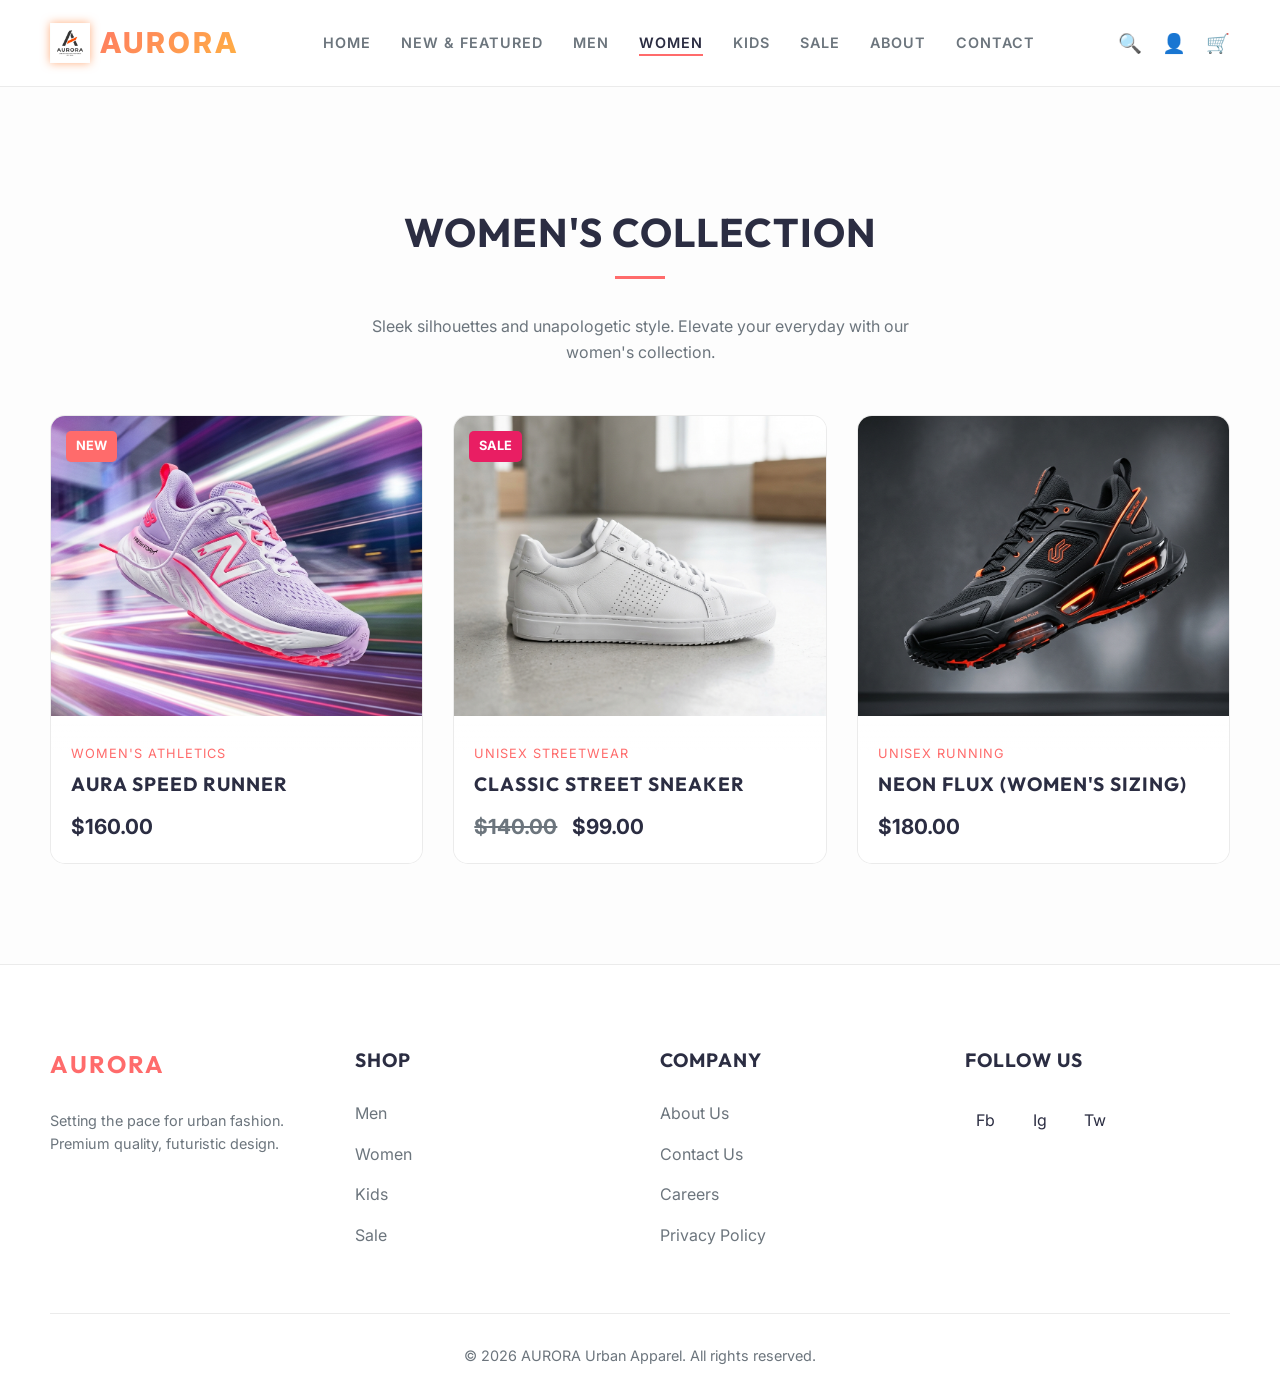
<file: womens.html>
<!DOCTYPE html>
<html lang="en">
<head>
    <meta charset="UTF-8">
    <meta name="viewport" content="width=device-width, initial-scale=1.0">
    <title>Women's Collection | AURORA</title>
    <meta name="description" content="Shop the latest women's urban footwear and apparel at AURORA.">
    <link href="https://fonts.googleapis.com/css2?family=Inter:wght@400;600&family=Outfit:wght@700;800&display=swap" rel="stylesheet">
    <link rel="stylesheet" href="css/style.css">
</head>
<body>
    <!-- Header -->
    <header>
        <a href="index.html" class="logo">
            <img src="assets/images/logo.png" alt="AURORA Logo" onerror="this.src=''; this.alt='AURORA'">
            AURORA
        </a>
        <nav>
            <ul>
                <li><a href="index.html">Home</a></li>
                <li><a href="new.html">New & Featured</a></li>
                <li><a href="mens.html">Men</a></li>
                <li><a href="womens.html" class="active">Women</a></li>
                <li><a href="kids.html">Kids</a></li>
                <li><a href="sale.html">Sale</a></li>
                <li><a href="about.html">About</a></li>
                <li><a href="contact.html">Contact</a></li>
            </ul>
        </nav>
        <div class="header-actions">
            <button class="icon-btn">🔍</button>
            <button class="icon-btn">👤</button>
            <button class="icon-btn">🛒</button>
        </div>
    </header>

    <div style="height: 100px;"></div>

    <section class="section-padding">
        <h1 class="section-title">Women's Collection</h1>
        <p style="text-align: center; color: var(--text-secondary); margin-bottom: 50px; max-width: 600px; margin-left: auto; margin-right: auto;">
            Sleek silhouettes and unapologetic style. Elevate your everyday with our women's collection.
        </p>
        
        <div class="product-grid">
            <!-- Product 1 -->
            <div class="product-card">
                <span class="product-badge">New</span>
                <a href="product.html">
                    <img src="assets/images/women_shoe_1.png" alt="Aura Speed Runner" class="product-image">
                </a>
                <div class="product-info">
                    <p class="product-category">Women's Athletics</p>
                    <h3 class="product-name">Aura Speed Runner</h3>
                    <p class="product-price">$160.00</p>
                </div>
                <button class="add-to-cart-btn">ADD TO CART</button>
            </div>
            <!-- Reusing Men's shoe 4 as unisex -->
            <div class="product-card">
                <span class="product-badge" style="background: #e91e63;">Sale</span>
                <a href="product.html">
                    <img src="assets/images/men_shoe_4.png" alt="Classic Street Sneaker" class="product-image">
                </a>
                <div class="product-info">
                    <p class="product-category">Unisex Streetwear</p>
                    <h3 class="product-name">Classic Street Sneaker</h3>
                    <p class="product-price"><span style="text-decoration: line-through; color: var(--text-secondary); margin-right: 10px;">$140.00</span> $99.00</p>
                </div>
                <button class="add-to-cart-btn">ADD TO CART</button>
            </div>
            <!-- Reusing Men's shoe 1 as unisex/edgy -->
            <div class="product-card">
                <a href="product.html">
                    <img src="assets/images/men_shoe_1.png" alt="Neon Flux Sneaker" class="product-image">
                </a>
                <div class="product-info">
                    <p class="product-category">Unisex Running</p>
                    <h3 class="product-name">Neon Flux (Women's Sizing)</h3>
                    <p class="product-price">$180.00</p>
                </div>
                <button class="add-to-cart-btn">ADD TO CART</button>
            </div>
        </div>
    </section>

    <!-- Footer -->
    <footer>
        <div class="footer-grid">
            <div class="footer-col">
                <h4 style="font-size: 1.5rem; letter-spacing: 2px; color: var(--primary-color);">AURORA</h4>
                <p style="color: var(--text-secondary); font-size: 0.9rem; margin-top: 15px;">Setting the pace for urban fashion. Premium quality, futuristic design.</p>
            </div>
            <div class="footer-col">
                <h4>Shop</h4>
                <ul>
                    <li><a href="mens.html">Men</a></li>
                    <li><a href="womens.html">Women</a></li>
                    <li><a href="kids.html">Kids</a></li>
                    <li><a href="sale.html">Sale</a></li>
                </ul>
            </div>
            <div class="footer-col">
                <h4>Company</h4>
                <ul>
                    <li><a href="about.html">About Us</a></li>
                    <li><a href="contact.html">Contact Us</a></li>
                    <li><a href="#">Careers</a></li>
                    <li><a href="#">Privacy Policy</a></li>
                </ul>
            </div>
            <div class="footer-col">
                <h4>Follow Us</h4>
                <div class="social-links">
                    <a href="#">Fb</a>
                    <a href="#">Ig</a>
                    <a href="#">Tw</a>
                </div>
            </div>
        </div>
        <div class="footer-bottom">
            <p>&copy; 2026 AURORA Urban Apparel. All rights reserved.</p>
        </div>
    </footer>

    <script src="js/main.js"></script>
</body>
</html>
</file>
<file: css/style.css>
:root {
  --primary-color: #ff6b6b; /* Vibrant Coral */
  --secondary-color: #4ecdc4; /* Vibrant Cyan */
  --bg-color: #fdfdfd;
  --surface-color: #ffffff;
  --text-primary: #2b2d42;
  --text-secondary: #6c757d;
  --accent-gradient: linear-gradient(135deg, #ff6b6b, #ffb142); /* Vibrant Orange/Coral */
  --glass-bg: rgba(255, 255, 255, 0.85);
  --glass-border: rgba(0, 0, 0, 0.08);
  --transition: all 0.3s cubic-bezier(0.25, 0.8, 0.25, 1);
  --font-main: 'Inter', -apple-system, BlinkMacSystemFont, "Segoe UI", Roboto, sans-serif;
  --font-heading: 'Outfit', sans-serif;
}

* {
  margin: 0;
  padding: 0;
  box-sizing: border-box;
}

body {
  font-family: var(--font-main);
  background-color: var(--bg-color);
  color: var(--text-primary);
  line-height: 1.6;
  overflow-x: hidden;
}

/* Typography */
h1, h2, h3, h4, h5, h6 {
  font-family: var(--font-heading);
  font-weight: 700;
  text-transform: uppercase;
  letter-spacing: 1px;
}

a {
  text-decoration: none;
  color: inherit;
}

ul {
  list-style: none;
}

/* Header & Navigation */
header {
  position: fixed;
  top: 0;
  width: 100%;
  padding: 20px 50px;
  display: flex;
  justify-content: space-between;
  align-items: center;
  z-index: 1000;
  background: var(--glass-bg);
  backdrop-filter: blur(15px);
  -webkit-backdrop-filter: blur(15px);
  border-bottom: 1px solid var(--glass-border);
  transition: var(--transition);
}

.logo {
  font-size: 1.8rem;
  font-weight: 800;
  letter-spacing: 3px;
  background: var(--accent-gradient);
  -webkit-background-clip: text;
  -webkit-text-fill-color: transparent;
  display: flex;
  align-items: center;
  gap: 10px;
}

.logo img {
  height: 40px;
  filter: drop-shadow(0 0 5px rgba(255, 94, 0, 0.5));
}

nav ul {
  display: flex;
  gap: 30px;
}

nav a {
  font-size: 0.9rem;
  font-weight: 600;
  text-transform: uppercase;
  letter-spacing: 1px;
  position: relative;
  transition: var(--transition);
  color: var(--text-secondary);
}

nav a:hover, nav a.active {
  color: var(--text-primary);
}

nav a::after {
  content: '';
  position: absolute;
  bottom: -5px;
  left: 0;
  width: 0;
  height: 2px;
  background: var(--primary-color);
  transition: var(--transition);
}

nav a:hover::after, nav a.active::after {
  width: 100%;
}

.header-actions {
  display: flex;
  gap: 20px;
}

.icon-btn {
  background: none;
  border: none;
  color: var(--text-primary);
  font-size: 1.2rem;
  cursor: pointer;
  transition: var(--transition);
}

.icon-btn:hover {
  color: var(--primary-color);
  transform: translateY(-2px);
}

/* Hero Section */
.hero {
  height: 100vh;
  display: flex;
  align-items: center;
  justify-content: center;
  position: relative;
  overflow: hidden;
  padding: 0 50px;
}

.hero::before {
  content: '';
  position: absolute;
  top: 0;
  left: 0;
  width: 100%;
  height: 100%;
  background: radial-gradient(circle at center, rgba(255, 107, 107, 0.15) 0%, rgba(253, 253, 253, 1) 70%);
  z-index: -1;
}

.hero-content {
  text-align: center;
  max-width: 800px;
  z-index: 1;
  animation: fadeUp 1s ease-out;
}

.hero-title {
  font-size: 5rem;
  line-height: 1.1;
  margin-bottom: 20px;
  background: linear-gradient(to right, var(--text-primary), var(--text-secondary));
  -webkit-background-clip: text;
  -webkit-text-fill-color: transparent;
}

.hero-subtitle {
  font-size: 1.2rem;
  color: var(--text-secondary);
  margin-bottom: 40px;
}

.btn {
  display: inline-block;
  padding: 15px 40px;
  font-family: var(--font-heading);
  font-weight: 700;
  text-transform: uppercase;
  letter-spacing: 2px;
  border-radius: 30px;
  cursor: pointer;
  transition: var(--transition);
  position: relative;
  overflow: hidden;
  z-index: 1;
}

.btn-primary {
  background: var(--accent-gradient);
  color: #fff;
  border: none;
  box-shadow: 0 10px 20px rgba(255, 94, 0, 0.3);
}

.btn-primary:hover {
  transform: translateY(-3px);
  box-shadow: 0 15px 25px rgba(255, 94, 0, 0.4);
}

.btn-primary::before {
  content: '';
  position: absolute;
  top: 0;
  left: -100%;
  width: 100%;
  height: 100%;
  background: linear-gradient(90deg, transparent, rgba(255,255,255,0.2), transparent);
  transition: 0.5s;
  z-index: -1;
}

.btn-primary:hover::before {
  left: 100%;
}

.btn-outline {
  background: transparent;
  color: var(--text-primary);
  border: 1px solid var(--glass-border);
}

.btn-outline:hover {
  background: rgba(255, 255, 255, 0.05);
  border-color: var(--primary-color);
}

/* Sections */
.section-padding {
  padding: 100px 50px;
}

.section-title {
  font-size: 2.5rem;
  margin-bottom: 50px;
  text-align: center;
  position: relative;
}

.section-title::after {
  content: '';
  position: absolute;
  bottom: -15px;
  left: 50%;
  transform: translateX(-50%);
  width: 50px;
  height: 3px;
  background: var(--primary-color);
}

/* Product Grid */
.product-grid {
  display: grid;
  grid-template-columns: repeat(auto-fill, minmax(280px, 1fr));
  gap: 30px;
  max-width: 1400px;
  margin: 0 auto;
}

.product-card {
  background: var(--surface-color);
  border-radius: 15px;
  overflow: hidden;
  border: 1px solid var(--glass-border);
  transition: var(--transition);
  position: relative;
  group: hover;
}

.product-card:hover {
  transform: translateY(-10px);
  box-shadow: 0 20px 40px rgba(43, 45, 66, 0.15);
  border-color: rgba(255, 107, 107, 0.4);
}

.product-image {
  width: 100%;
  height: 300px;
  object-fit: cover;
  transition: var(--transition);
}

.product-card:hover .product-image {
  transform: scale(1.05);
}

.product-info {
  padding: 20px;
  position: relative;
  z-index: 2;
  background: linear-gradient(to top, var(--surface-color) 80%, transparent);
}

.product-category {
  font-size: 0.8rem;
  color: var(--primary-color);
  text-transform: uppercase;
  letter-spacing: 1px;
  margin-bottom: 5px;
}

.product-name {
  font-size: 1.2rem;
  margin-bottom: 10px;
}

.product-price {
  font-size: 1.3rem;
  font-weight: 700;
  color: var(--text-primary);
}

.product-badge {
  position: absolute;
  top: 15px;
  left: 15px;
  background: var(--primary-color);
  color: #fff;
  padding: 5px 10px;
  border-radius: 5px;
  font-size: 0.8rem;
  font-weight: 700;
  text-transform: uppercase;
  z-index: 2;
}

.add-to-cart-btn {
  position: absolute;
  bottom: -50px;
  left: 0;
  width: 100%;
  background: var(--primary-color);
  color: #fff;
  border: none;
  padding: 15px;
  font-weight: 700;
  text-transform: uppercase;
  cursor: pointer;
  transition: var(--transition);
  opacity: 0;
}

.product-card:hover .add-to-cart-btn {
  bottom: 0;
  opacity: 1;
}

/* Banners */
.banner-grid {
  display: grid;
  grid-template-columns: repeat(2, 1fr);
  gap: 30px;
  max-width: 1400px;
  margin: 0 auto;
}

.banner {
  position: relative;
  border-radius: 20px;
  overflow: hidden;
  height: 400px;
}

.banner img {
  width: 100%;
  height: 100%;
  object-fit: cover;
  transition: transform 0.8s ease;
}

.banner:hover img {
  transform: scale(1.05);
}

.banner-overlay {
  position: absolute;
  top: 0;
  left: 0;
  width: 100%;
  height: 100%;
  background: linear-gradient(to top, rgba(0,0,0,0.8), rgba(0,0,0,0.2));
  display: flex;
  flex-direction: column;
  justify-content: flex-end;
  padding: 40px;
}

/* Forms & Contact */
.contact-container {
  max-width: 800px;
  margin: 0 auto;
  background: var(--surface-color);
  padding: 50px;
  border-radius: 20px;
  border: 1px solid var(--glass-border);
}

.form-group {
  margin-bottom: 25px;
}

.form-group label {
  display: block;
  margin-bottom: 10px;
  font-size: 0.9rem;
  color: var(--text-secondary);
}

.form-control {
  width: 100%;
  padding: 15px;
  background: rgba(0,0,0,0.03);
  border: 1px solid var(--glass-border);
  border-radius: 8px;
  color: var(--text-primary);
  font-family: var(--font-main);
  transition: var(--transition);
}

.form-control:focus {
  outline: none;
  border-color: var(--primary-color);
  background: rgba(0,0,0,0.06);
}

/* Footer */
footer {
  background: #ffffff;
  padding: 80px 50px 30px;
  border-top: 1px solid var(--glass-border);
}

.footer-grid {
  display: grid;
  grid-template-columns: repeat(4, 1fr);
  gap: 40px;
  max-width: 1400px;
  margin: 0 auto 50px;
}

.footer-col h4 {
  margin-bottom: 25px;
  font-size: 1.2rem;
}

.footer-col ul li {
  margin-bottom: 15px;
}

.footer-col ul li a {
  color: var(--text-secondary);
  transition: var(--transition);
}

.footer-col ul li a:hover {
  color: var(--primary-color);
  padding-left: 5px;
}

.social-links {
  display: flex;
  gap: 15px;
}

.social-links a {
  display: flex;
  align-items: center;
  justify-content: center;
  width: 40px;
  height: 40px;
  border-radius: 50%;
  background: var(--surface-color);
  color: var(--text-primary);
  transition: var(--transition);
}

.social-links a:hover {
  background: var(--primary-color);
  transform: translateY(-3px);
}

.footer-bottom {
  text-align: center;
  padding-top: 30px;
  border-top: 1px solid var(--glass-border);
  color: var(--text-secondary);
  font-size: 0.9rem;
}

/* Product Detail Page */
.product-detail-container {
  max-width: 1200px;
  margin: 120px auto 50px;
  display: grid;
  grid-template-columns: 1fr 1fr;
  gap: 50px;
  padding: 0 50px;
}

.product-gallery img {
  width: 100%;
  border-radius: 20px;
}

.product-detail-info h1 {
  font-size: 2.5rem;
  margin-bottom: 15px;
}

.product-detail-price {
  font-size: 2rem;
  color: var(--primary-color);
  margin-bottom: 30px;
}

.product-description {
  color: var(--text-secondary);
  margin-bottom: 30px;
}

.size-selector {
  margin-bottom: 30px;
}

.size-btns {
  display: flex;
  gap: 10px;
  margin-top: 10px;
}

.size-btn {
  width: 50px;
  height: 50px;
  border-radius: 8px;
  border: 1px solid var(--glass-border);
  background: transparent;
  color: var(--text-primary);
  cursor: pointer;
  transition: var(--transition);
  font-weight: 600;
}

.size-btn:hover, .size-btn.active {
  border-color: var(--primary-color);
  background: rgba(255, 94, 0, 0.1);
}

/* Animations */
@keyframes fadeUp {
  from { opacity: 0; transform: translateY(30px); }
  to { opacity: 1; transform: translateY(0); }
}

.animate-fade-up {
  animation: fadeUp 0.8s ease-out forwards;
}

/* Responsive */
@media (max-width: 992px) {
  .product-detail-container, .banner-grid {
    grid-template-columns: 1fr;
  }
  .footer-grid {
    grid-template-columns: repeat(2, 1fr);
  }
}

@media (max-width: 768px) {
  .hero-title { font-size: 3rem; }
  nav ul { display: none; } /* Add hamburger menu later */
  header { padding: 15px 20px; }
  .section-padding { padding: 60px 20px; }
  .footer-grid { grid-template-columns: 1fr; }
}
</file>
